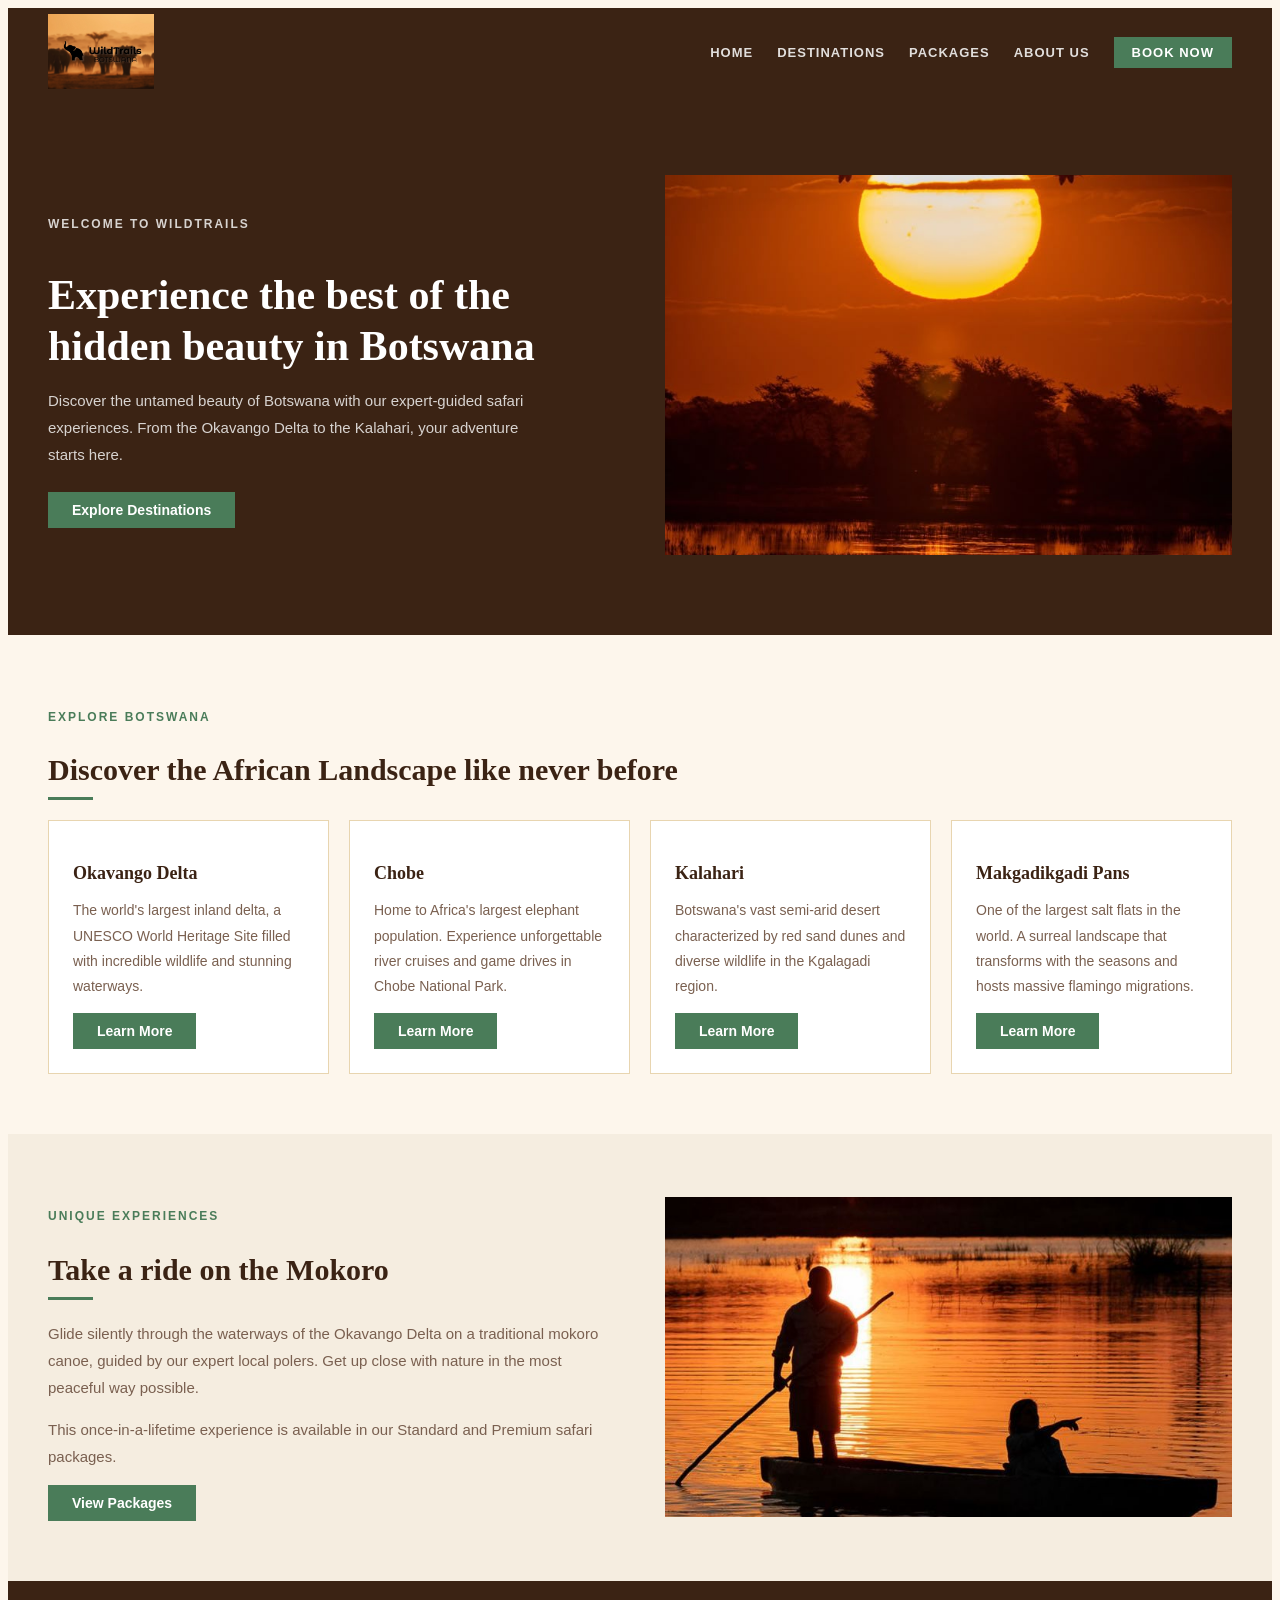
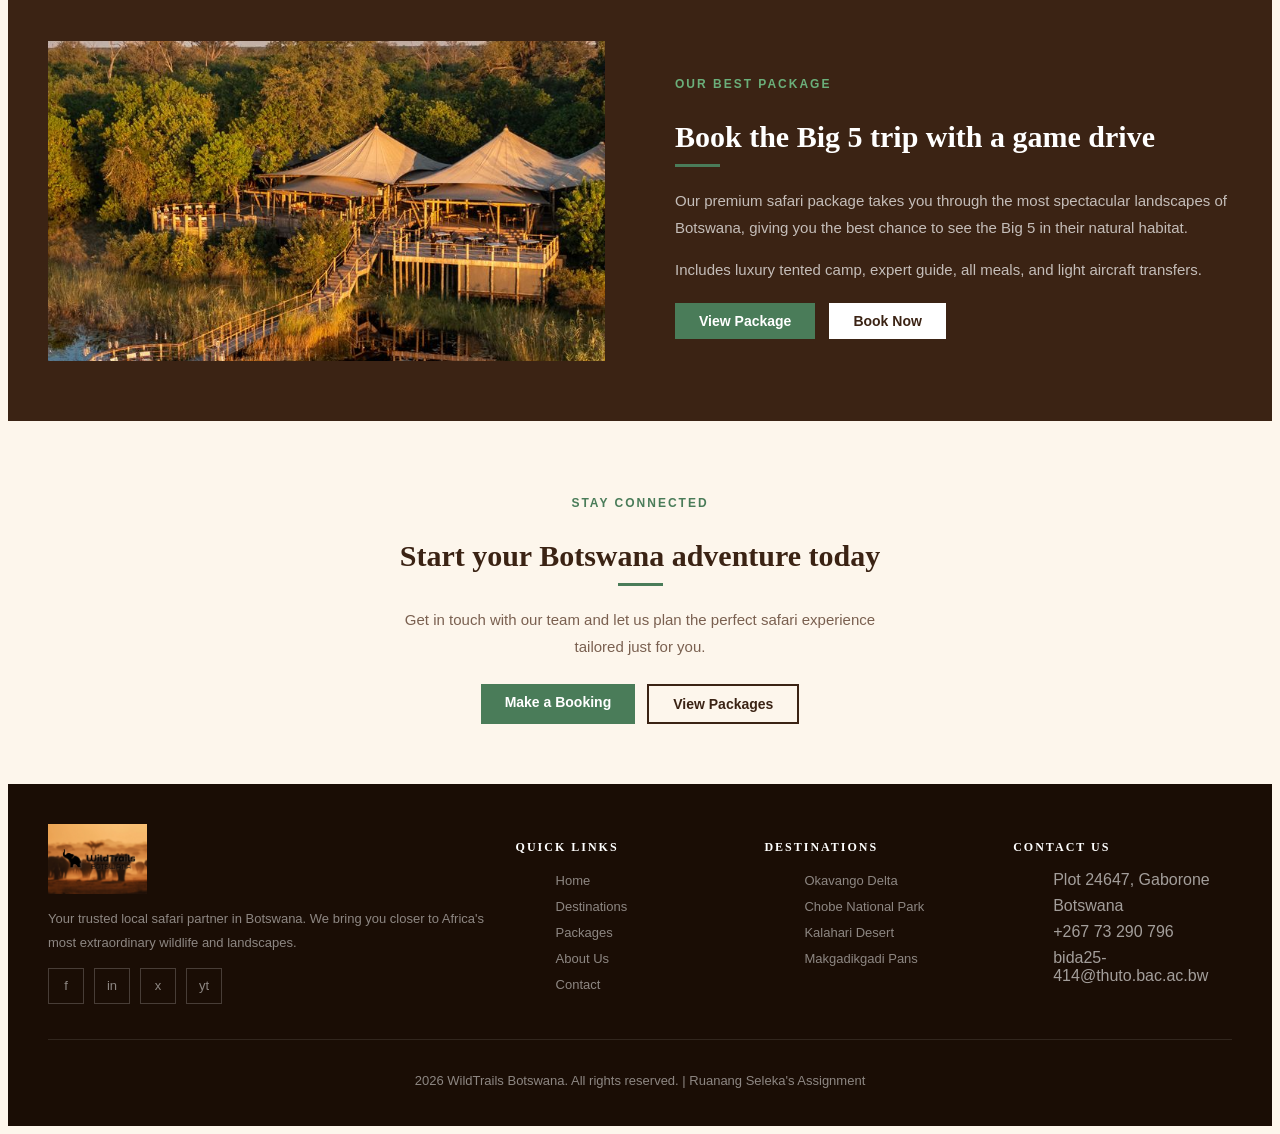
<file: index.html>
<!DOCTYPE html>
<html lang="en">
<head>
  <meta charset="UTF-8" />
  <meta name="viewport" content="width=device-width, initial-scale=1.0"/>
  <title>WildTrails Botswana - Home</title>
  <link rel="stylesheet" href="style.css"/>
</head>
<body>

  <!-- NAVBAR -->
  <nav>
    <a class="nav-logo" href="index.html">
      <img src="logo.jpg" alt="WildTrails Botswana Logo" width="140" height="75"/>
    </a>
    <ul class="nav-links">
      <li><a href="index.html">Home</a></li>
      <li><a href="destinations.html">Destinations</a></li>
      <li><a href="packages.html">Packages</a></li>
      <li><a href="about.html">About Us</a></li>
      <li><a href="contact.html" class="nav-btn">Book Now</a></li>
    </ul>
  </nav>

  <!-- HERO SECTION -->
  <section class="hero">
    <div class="two-col">
      <div class="col">
        <p class="section-label">Welcome to WildTrails</p>
        <h1>Experience the best of the hidden beauty in Botswana</h1>
        <p>Discover the untamed beauty of Botswana with our expert-guided safari experiences. From the Okavango Delta to the Kalahari, your adventure starts here.</p>
        <a href="destinations.html" class="btn">Explore Destinations</a>
      </div>
      <div class="col">
        <div class="hero-img-box">
          <img src="botswana_safari.jfif" alt="Botswana wildlife" width="600" height="380"/>
        </div>
      </div>
    </div>
  </section>

  <!-- DESTINATIONS OVERVIEW -->
  <section class="bg-cream">
    <p class="section-label">Explore Botswana</p>
    <h2 class="section-title">Discover the African Landscape like never before</h2>
    <div class="section-divider"></div>
    <div class="cards-row">
      <div class="card">
        <h3>Okavango Delta</h3>
        <p>The world's largest inland delta, a UNESCO World Heritage Site filled with incredible wildlife and stunning waterways.</p>
        <a href="destinations.html" class="btn">Learn More</a>
      </div>
      <div class="card">
        <h3>Chobe</h3>
        <p>Home to Africa's largest elephant population. Experience unforgettable river cruises and game drives in Chobe National Park.</p>
        <a href="destinations.html" class="btn">Learn More</a>
      </div>
      <div class="card">
        <h3>Kalahari</h3>
        <p>Botswana's vast semi-arid desert characterized by red sand dunes and diverse wildlife in the Kgalagadi region.</p>
        <a href="destinations.html" class="btn">Learn More</a>
      </div>
      <div class="card">
        <h3>Makgadikgadi Pans</h3>
        <p>One of the largest salt flats in the world. A surreal landscape that transforms with the seasons and hosts massive flamingo migrations.</p>
        <a href="destinations.html" class="btn">Learn More</a>
      </div>
    </div>
  </section>

  <!-- MOKORO SECTION -->
  <section class="bg-sand">
    <div class="two-col">
      <div class="col">
        <p class="section-label">Unique Experiences</p>
        <h2 class="section-title">Take a ride on the Mokoro</h2>
        <div class="section-divider"></div>
        <p>Glide silently through the waterways of the Okavango Delta on a traditional mokoro canoe, guided by our expert local polers. Get up close with nature in the most peaceful way possible.</p>
        <p>This once-in-a-lifetime experience is available in our Standard and Premium safari packages.</p>
        <a href="packages.html" class="btn">View Packages</a>
      </div>
      <div class="col">
        <img src="mokoro_rides_at_sunset.jfif" alt="Mokoro canoe in Okavango Delta" width="600" height="320"/>
      </div>
    </div>
  </section>

  <!-- FEATURED PACKAGE -->
  <section class="bg-dark">
    <div class="two-col">
      <div class="col">
        <img src="wilderness.jfif" alt="Safari in Botswana" width="600" height="320"/>
      </div>
      <div class="col" style="padding-left: 20px;">
        <p class="section-label" style="color: #6BAF7A;">Our Best Package</p>
        <h2 class="section-title" style="color: white;">Book the Big 5 trip with a game drive</h2>
        <div class="section-divider"></div>
        <p style="color: rgba(255,255,255,0.7);">Our premium safari package takes you through the most spectacular landscapes of Botswana, giving you the best chance to see the Big 5 in their natural habitat.</p>
        <p style="color: rgba(255,255,255,0.7);">Includes luxury tented camp, expert guide, all meals, and light aircraft transfers.</p>
        <div style="display: flex; gap: 14px; margin-top: 20px; flex-wrap: wrap;">
          <a href="packages.html" class="btn">View Package</a>
          <a href="contact.html" class="btn-white">Book Now</a>
        </div>
      </div>
    </div>
  </section>

  <!-- CTA SECTION -->
  <section class="bg-cream text-center">
    <p class="section-label" style="text-align: center;">Stay Connected</p>
    <h2 class="section-title" style="text-align: center;">Start your Botswana adventure today</h2>
    <div class="section-divider-center"></div>
    <p style="max-width: 500px; margin: 0 auto 24px;">Get in touch with our team and let us plan the perfect safari experience tailored just for you.</p>
    <div style="display: flex; gap: 12px; justify-content: center; flex-wrap: wrap;">
      <a href="contact.html" class="btn">Make a Booking</a>
      <a href="packages.html" class="btn-outline">View Packages</a>
    </div>
  </section>

  <!-- FOOTER -->
  <footer>
    <div class="footer-grid">
      <div>
        <div class="footer-logo">
          <img src="logo.jpg" alt="WildTrails Botswana Logo" width="130" height="70"/>
        </div>
        <p>Your trusted local safari partner in Botswana. We bring you closer to Africa's most extraordinary wildlife and landscapes.</p>
        <div class="social-row">
          <a class="social-icon" href="#">f</a>
          <a class="social-icon" href="#">in</a>
          <a class="social-icon" href="#">x</a>
          <a class="social-icon" href="#">yt</a>
        </div>
      </div>
      <div>
        <h4>Quick Links</h4>
        <ul class="footer-links">
          <li><a href="index.html">Home</a></li>
          <li><a href="destinations.html">Destinations</a></li>
          <li><a href="packages.html">Packages</a></li>
          <li><a href="about.html">About Us</a></li>
          <li><a href="contact.html">Contact</a></li>
        </ul>
      </div>
      <div>
        <h4>Destinations</h4>
        <ul class="footer-links">
          <li><a href="destinations.html">Okavango Delta</a></li>
          <li><a href="destinations.html">Chobe National Park</a></li>
          <li><a href="destinations.html">Kalahari Desert</a></li>
          <li><a href="destinations.html">Makgadikgadi Pans</a></li>
        </ul>
      </div>
      <div>
        <h4>Contact Us</h4>
        <ul class="footer-links">
          <li>Plot 24647, Gaborone</li>
          <li>Botswana</li>
          <li>+267 73 290 796</li>
          <li>bida25-414@thuto.bac.ac.bw</li>
        </ul>
      </div>
    </div>
    <div class="footer-bottom">
      <!-- FIX: corrected typo "Assignmnet" and added copyright symbol -->
      <p>2026 WildTrails Botswana. All rights reserved. | Ruanang Seleka's Assignment</p>
    </div>
  </footer>

  <!-- FIX: script tag moved inside body, before closing tag -->
  <script src="script.js"></script>
</body>
</html>
</file>
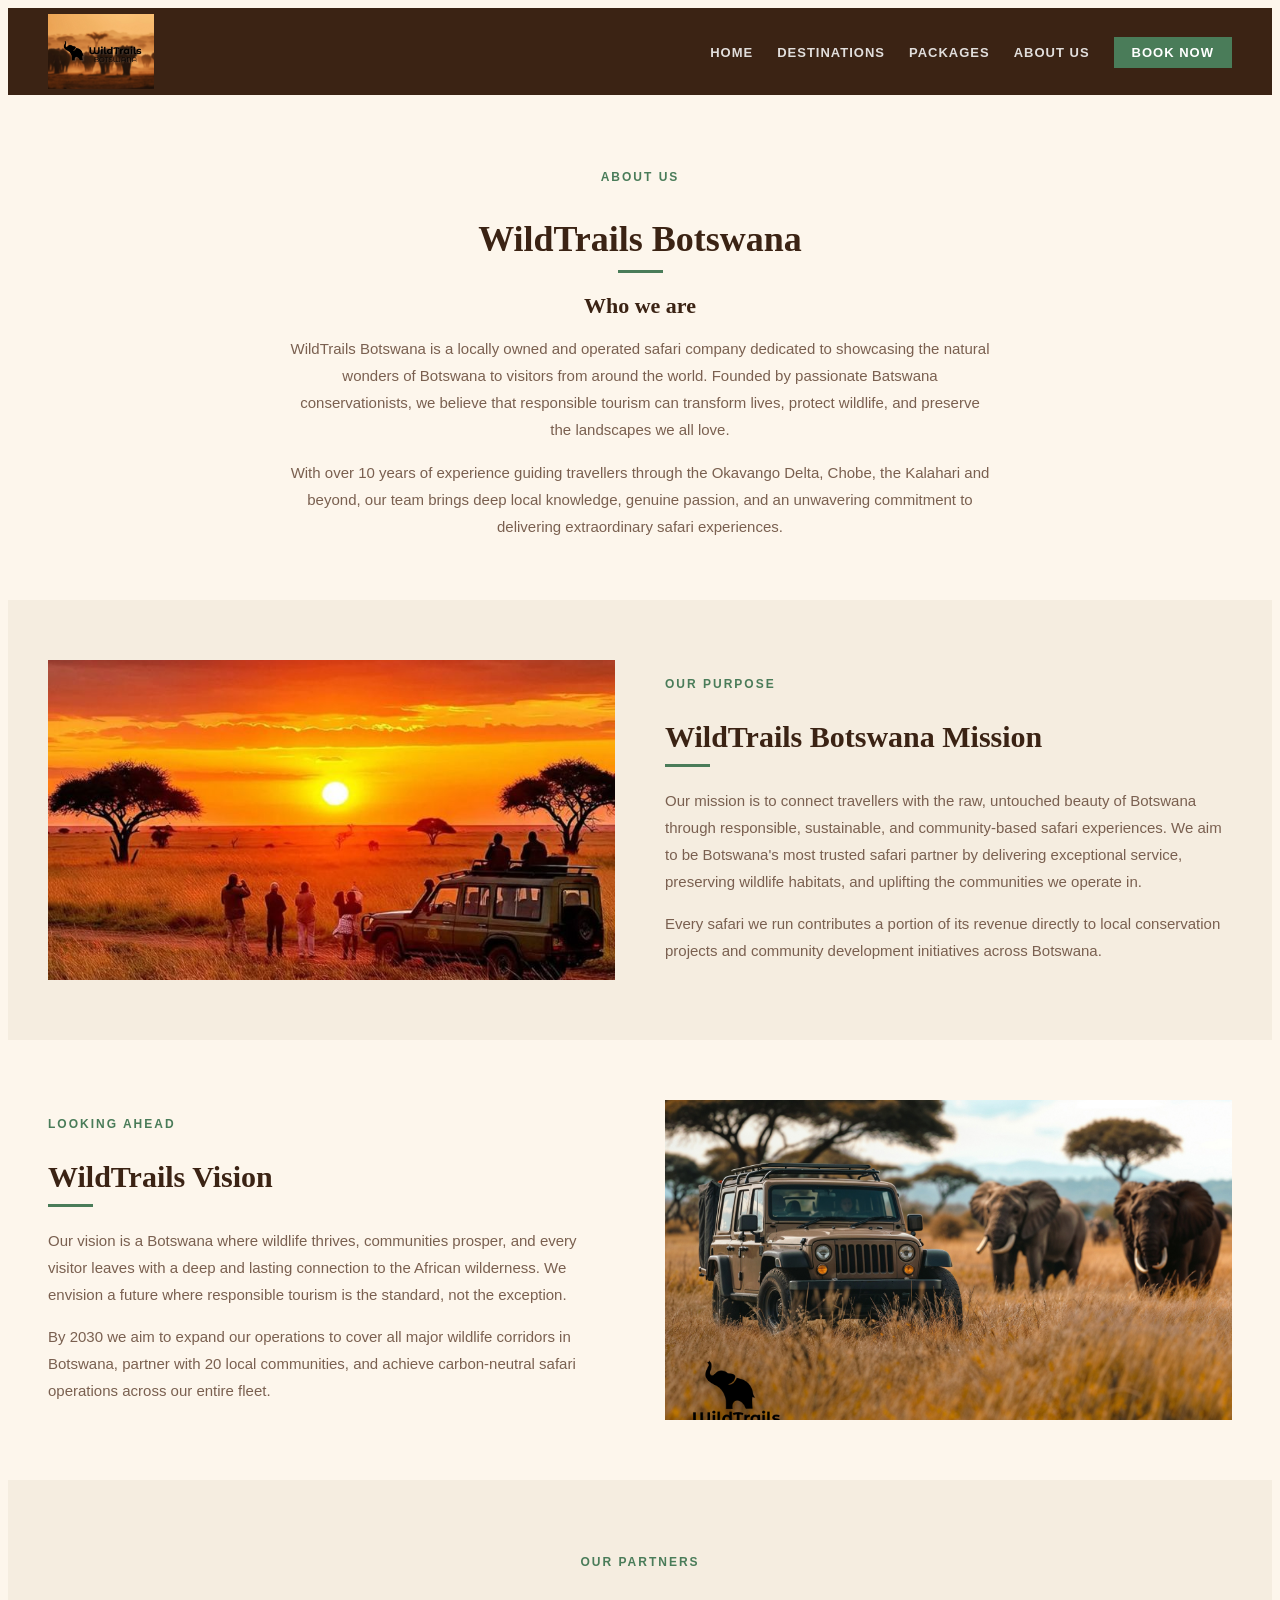
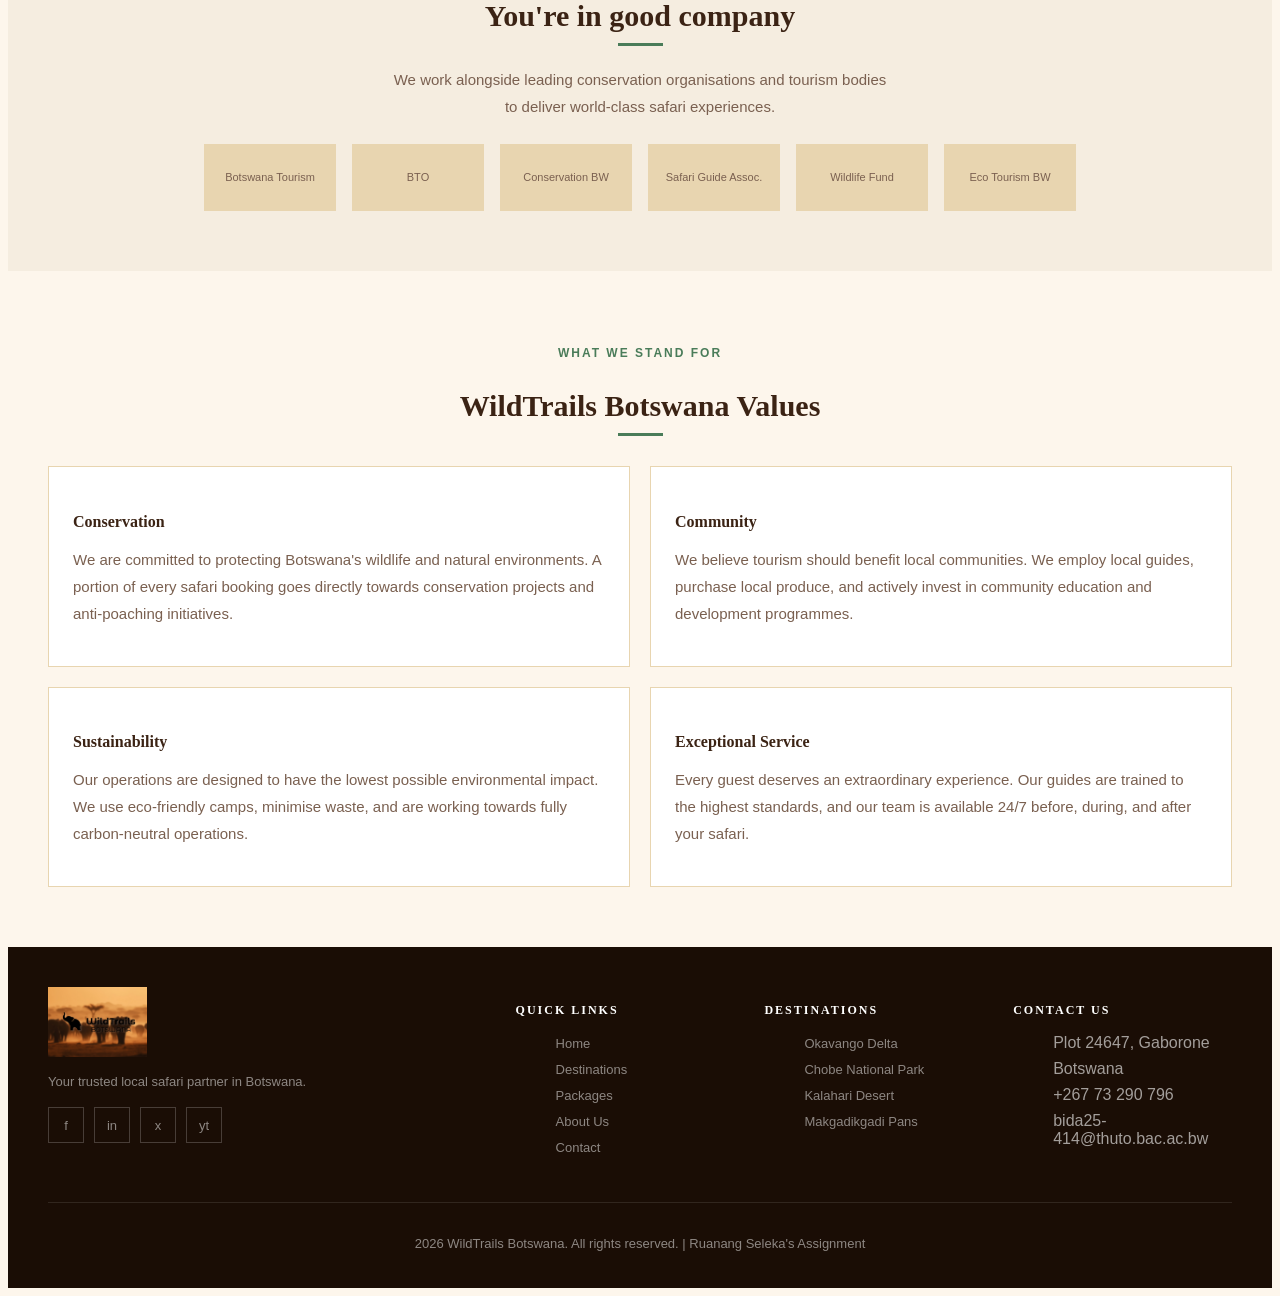
<file: about.html>
<!DOCTYPE html>
<html lang="en">
<head>
  <meta charset="UTF-8" />
  <meta name="viewport" content="width=device-width, initial-scale=1.0"/>
  <title>WildTrails Botswana - About Us</title>
  <link rel="stylesheet" href="style.css"/>
</head>
<body>

  <!-- NAVBAR -->
  <nav>
    <a class="nav-logo" href="index.html">
      <img src="logo.jpg" alt="WildTrails Botswana Logo" width="140" height="75"/>
    </a>
    <ul class="nav-links">
      <li><a href="index.html">Home</a></li>
      <li><a href="destinations.html">Destinations</a></li>
      <li><a href="packages.html">Packages</a></li>
      <li><a href="about.html">About Us</a></li>
      <li><a href="contact.html" class="nav-btn">Book Now</a></li>
    </ul>
  </nav>

  <!-- WHO WE ARE -->
  <section class="bg-cream text-center">
    <p class="section-label" style="text-align: center;">About Us</p>
    <h1 class="section-title" style="font-size: 36px; text-align: center;">WildTrails Botswana</h1>
    <div class="section-divider-center"></div>
    <h2 style="font-size: 22px; margin-bottom: 16px; text-align: center;">Who we are</h2>
    <p style="max-width: 700px; margin: 0 auto; text-align: center;">
      WildTrails Botswana is a locally owned and operated safari company dedicated to showcasing the natural wonders of Botswana to visitors from around the world. Founded by passionate Batswana conservationists, we believe that responsible tourism can transform lives, protect wildlife, and preserve the landscapes we all love.
    </p>
    <p style="max-width: 700px; margin: 16px auto 0; text-align: center;">
      With over 10 years of experience guiding travellers through the Okavango Delta, Chobe, the Kalahari and beyond, our team brings deep local knowledge, genuine passion, and an unwavering commitment to delivering extraordinary safari experiences.
    </p>
  </section>

  <!-- MISSION -->
  <section class="bg-sand">
    <div class="two-col">
      <div class="col">
        <img src="about_1.jfif" alt="WildTrails Botswana mission" width="600" height="300"/>
      </div>
      <div class="col">
        <p class="section-label">Our Purpose</p>
        <h2 class="section-title">WildTrails Botswana Mission</h2>
        <div class="section-divider"></div>
        <p>Our mission is to connect travellers with the raw, untouched beauty of Botswana through responsible, sustainable, and community-based safari experiences. We aim to be Botswana's most trusted safari partner by delivering exceptional service, preserving wildlife habitats, and uplifting the communities we operate in.</p>
        <p>Every safari we run contributes a portion of its revenue directly to local conservation projects and community development initiatives across Botswana.</p>
      </div>
    </div>
  </section>

  <!-- VISION -->
  <section class="bg-cream">
    <div class="two-col">
      <div class="col">
        <p class="section-label">Looking Ahead</p>
        <h2 class="section-title">WildTrails Vision</h2>
        <div class="section-divider"></div>
        <p>Our vision is a Botswana where wildlife thrives, communities prosper, and every visitor leaves with a deep and lasting connection to the African wilderness. We envision a future where responsible tourism is the standard, not the exception.</p>
        <p>By 2030 we aim to expand our operations to cover all major wildlife corridors in Botswana, partner with 20 local communities, and achieve carbon-neutral safari operations across our entire fleet.</p>
      </div>
      <div class="col">
        <img src="about_2.jpg" alt="WildTrails Botswana vision" width="600" height="300"/>
      </div>
    </div>
  </section>

  <!-- PARTNERS -->
  <section class="bg-sand text-center">
    <p class="section-label" style="text-align: center;">Our Partners</p>
    <h2 class="section-title" style="text-align: center;">You're in good company</h2>
    <div class="section-divider-center"></div>
    <p style="max-width: 500px; margin: 0 auto 24px; text-align: center;">We work alongside leading conservation organisations and tourism bodies to deliver world-class safari experiences.</p>
    <div class="partners-row">
      <div class="partner-box">Botswana Tourism</div>
      <div class="partner-box">BTO</div>
      <div class="partner-box">Conservation BW</div>
      <div class="partner-box">Safari Guide Assoc.</div>
      <div class="partner-box">Wildlife Fund</div>
      <div class="partner-box">Eco Tourism BW</div>
    </div>
  </section>

  <!-- VALUES -->
  <section class="bg-cream">
    <div class="text-center" style="margin-bottom: 30px;">
      <p class="section-label" style="text-align: center;">What We Stand For</p>
      <h2 class="section-title" style="text-align: center;">WildTrails Botswana Values</h2>
      <div class="section-divider-center"></div>
    </div>
    <div class="values-grid">
      <div class="value-card">
        <h4>Conservation</h4>
        <p>We are committed to protecting Botswana's wildlife and natural environments. A portion of every safari booking goes directly towards conservation projects and anti-poaching initiatives.</p>
      </div>
      <div class="value-card">
        <h4>Community</h4>
        <p>We believe tourism should benefit local communities. We employ local guides, purchase local produce, and actively invest in community education and development programmes.</p>
      </div>
      <div class="value-card">
        <h4>Sustainability</h4>
        <p>Our operations are designed to have the lowest possible environmental impact. We use eco-friendly camps, minimise waste, and are working towards fully carbon-neutral operations.</p>
      </div>
      <div class="value-card">
        <h4>Exceptional Service</h4>
        <p>Every guest deserves an extraordinary experience. Our guides are trained to the highest standards, and our team is available 24/7 before, during, and after your safari.</p>
      </div>
    </div>
  </section>

  <!-- FOOTER -->
  <footer>
    <div class="footer-grid">
      <div>
        <div class="footer-logo">
          <img src="logo.jpg" alt="WildTrails Botswana Logo" width="130" height="70"/>
        </div>
        <p>Your trusted local safari partner in Botswana.</p>
        <div class="social-row">
          <a class="social-icon" href="#">f</a>
          <a class="social-icon" href="#">in</a>
          <a class="social-icon" href="#">x</a>
          <a class="social-icon" href="#">yt</a>
        </div>
      </div>
      <div>
        <h4>Quick Links</h4>
        <ul class="footer-links">
          <li><a href="index.html">Home</a></li>
          <li><a href="destinations.html">Destinations</a></li>
          <li><a href="packages.html">Packages</a></li>
          <li><a href="about.html">About Us</a></li>
          <li><a href="contact.html">Contact</a></li>
        </ul>
      </div>
      <div>
        <h4>Destinations</h4>
        <ul class="footer-links">
          <li><a href="destinations.html">Okavango Delta</a></li>
          <li><a href="destinations.html">Chobe National Park</a></li>
          <li><a href="destinations.html">Kalahari Desert</a></li>
          <li><a href="destinations.html">Makgadikgadi Pans</a></li>
        </ul>
      </div>
      <div>
        <h4>Contact Us</h4>
        <ul class="footer-links">
          <li>Plot 24647, Gaborone</li>
          <li>Botswana</li>
          <li>+267 73 290 796</li>
          <li>bida25-414@thuto.bac.ac.bw</li>
        </ul>
      </div>
    </div>
    <div class="footer-bottom">
      <p>2026 WildTrails Botswana. All rights reserved. | Ruanang Seleka's Assignment</p>
    </div>
  </footer>

  <script src="script.js"></script>
</body>
</html>
</file>
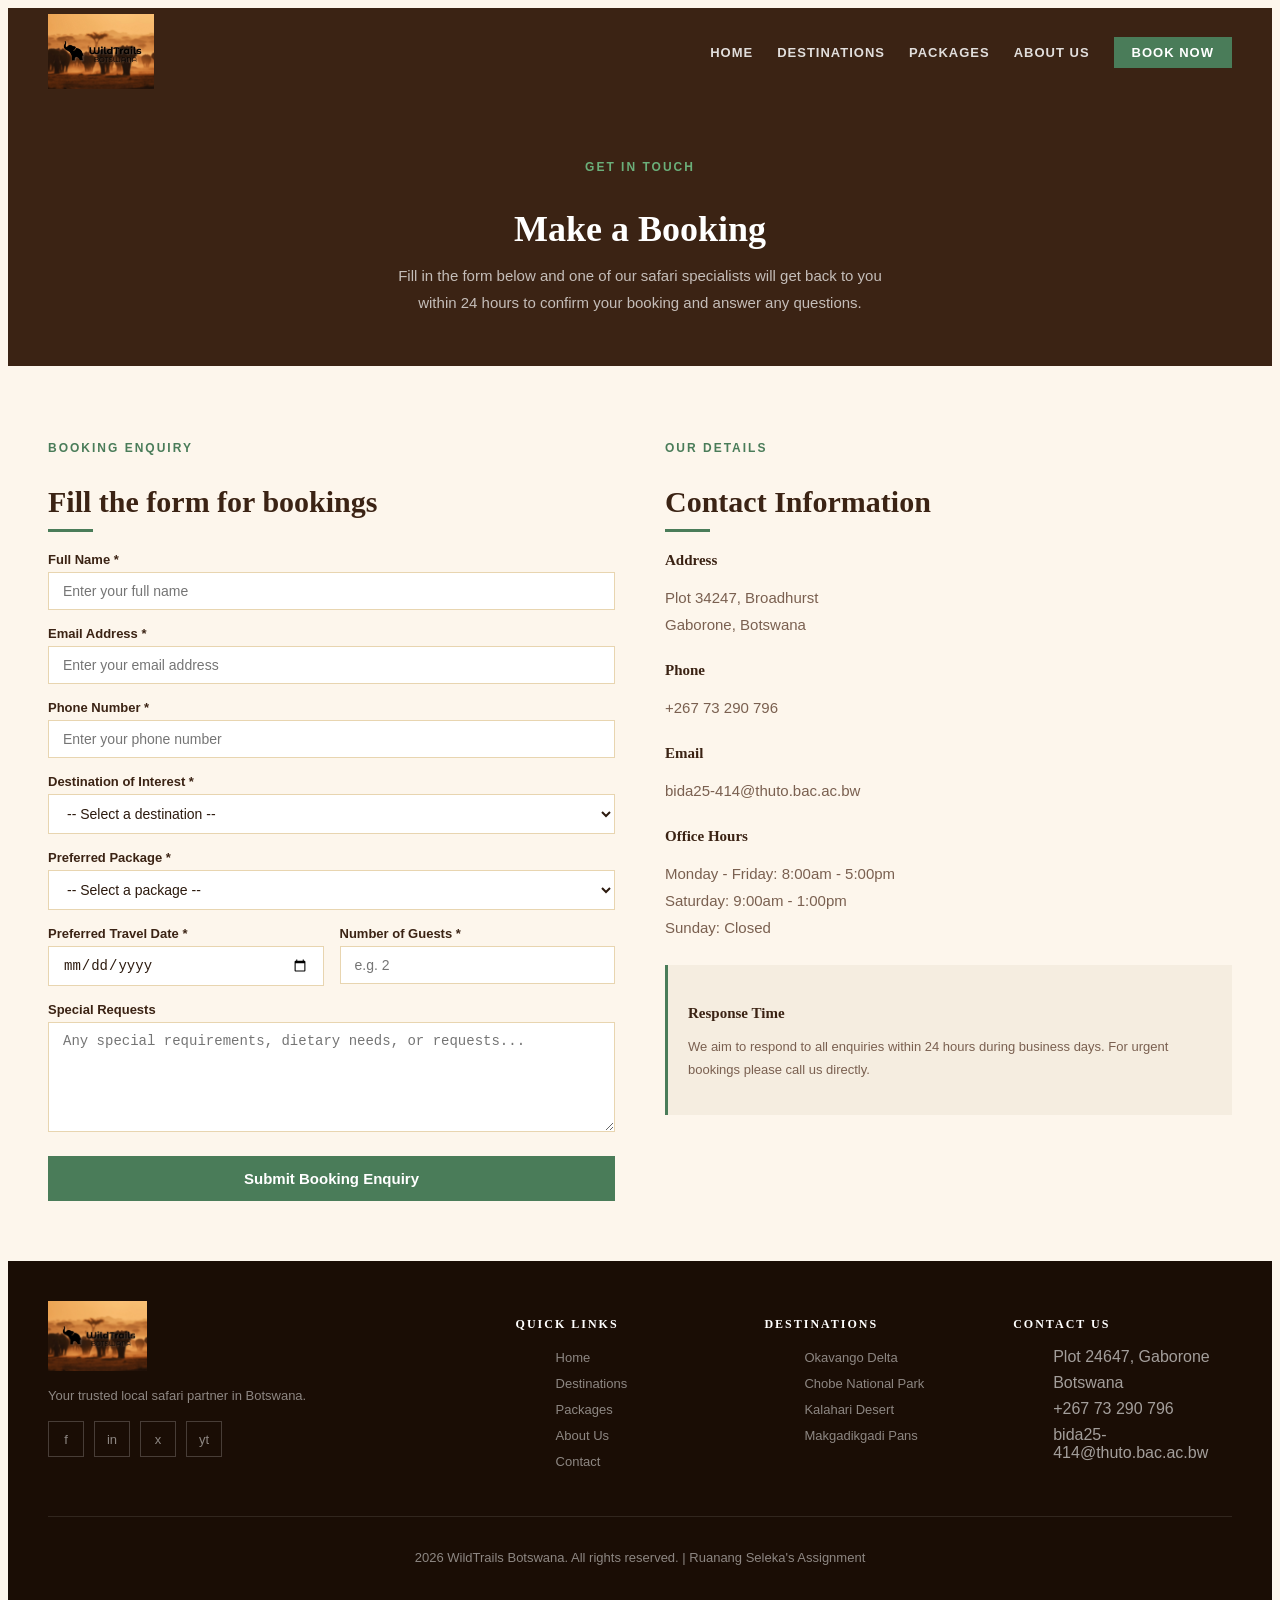
<file: contact.html>
<!DOCTYPE html>
<html lang="en">
<head>
  <meta charset="UTF-8" />
  <meta name="viewport" content="width=device-width, initial-scale=1.0"/>
  <title>WildTrails Botswana - Contact  Bookings</title>
  <link rel="stylesheet" href="style.css"/>
</head>
<body>

  <!-- NAVBAR -->
  <nav>
    <a class="nav-logo" href="index.html">
      <img src="logo.jpg" alt="WildTrails Botswana Logo" width="140" height="75"/>
    </a>
    <ul class="nav-links">
      <li><a href="index.html">Home</a></li>
      <li><a href="destinations.html">Destinations</a></li>
      <li><a href="packages.html">Packages</a></li>
      <li><a href="about.html">About Us</a></li>
      <li><a href="contact.html" class="nav-btn">Book Now</a></li>
    </ul>
  </nav>

  <!-- PAGE HEADER -->
  <section class="bg-dark text-center" style="padding: 50px 40px;">
    <p class="section-label" style="color: #6BAF7A; text-align: center;">Get In Touch</p>
    <h1 style="color: white; font-size: 36px; margin-bottom: 12px;">Make a Booking</h1>
    <p style="color: rgba(255,255,255,0.7); max-width: 500px; margin: 0 auto;">
      Fill in the form below and one of our safari specialists will get back to you within 24 hours to confirm your booking and answer any questions.
    </p>
  </section>

  <!-- FORM + CONTACT INFO -->
  <section class="bg-cream">
    <div class="two-col" style="align-items: flex-start;">

      <!-- BOOKING FORM -->
      <div class="col">
        <p class="section-label">Booking Enquiry</p>
        <h2 class="section-title">Fill the form for bookings</h2>
        <div class="section-divider"></div>

        <form id="bookingForm">

          <label for="fullname">Full Name *</label>
          <input
            type="text"
            id="fullname"
            name="fullname"
            placeholder="Enter your full name"
            required
          />

          <label for="email">Email Address *</label>
          <input
            type="email"
            id="email"
            name="email"
            placeholder="Enter your email address"
            required
          />

          <label for="phone">Phone Number *</label>
          <input
            type="tel"
            id="phone"
            name="phone"
            placeholder="Enter your phone number"
            required
          />

          <label for="destination">Destination of Interest *</label>
          <select id="destination" name="destination" required>
            <option value="">-- Select a destination --</option>
            <option value="okavango">Okavango Delta</option>
            <option value="chobe">Chobe National Park</option>
            <option value="kalahari">Kalahari Desert</option>
            <option value="makgadikgadi">Makgadikgadi Pans</option>
            <option value="multiple">Multiple Destinations</option>
          </select>

          <label for="package">Preferred Package *</label>
          <select id="package" name="package" required>
            <option value="">-- Select a package --</option>
            <option value="budget">Budget Safari - BWP 4,500</option>
            <option value="standard">Standard Safari - BWP 9,800</option>
            <option value="premium">Premium Safari - BWP 18,500</option>
            <option value="family">Family Safari - BWP 7,500</option>
            <option value="photography">Photography Safari - BWP 14,000</option>
            <option value="honeymoon">Honeymoon Safari - BWP 22,000</option>
          </select>

          <div class="form-row">
            <div>
              <label for="traveldate">Preferred Travel Date *</label>
              <input
                type="date"
                id="traveldate"
                name="traveldate"
                required
              />
            </div>
            <div>
              <label for="guests">Number of Guests *</label>
              <input
                type="number"
                id="guests"
                name="guests"
                min="1"
                max="20"
                placeholder="e.g. 2"
                required
              />
            </div>
          </div>

          <label for="requests">Special Requests</label>
          <textarea
            id="requests"
            name="requests"
            placeholder="Any special requirements, dietary needs, or requests..."
          ></textarea>

          <button type="submit">Submit Booking Enquiry</button>

        </form>
      </div>

      <!-- CONTACT DETAILS -->
      <div class="col">
        <p class="section-label">Our Details</p>
        <h2 class="section-title">Contact Information</h2>
        <div class="section-divider"></div>

        <div style="margin-bottom: 24px;">
          <h4 style="margin-bottom: 6px; font-size: 15px;">Address</h4>
          <p>Plot 34247, Broadhurst<br/>Gaborone, Botswana</p>
        </div>

        <div style="margin-bottom: 24px;">
          <h4 style="margin-bottom: 6px; font-size: 15px;">Phone</h4>
          <p>+267 73 290 796</p>
        </div>

        <div style="margin-bottom: 24px;">
          <h4 style="margin-bottom: 6px; font-size: 15px;">Email</h4>
          <p>bida25-414@thuto.bac.ac.bw</p>
        </div>

        <div style="margin-bottom: 24px;">
          <h4 style="margin-bottom: 6px; font-size: 15px;">Office Hours</h4>
          <p>Monday - Friday: 8:00am - 5:00pm<br/>Saturday: 9:00am - 1:00pm<br/>Sunday: Closed</p>
        </div>

        <div style="background-color: #f5ede0; padding: 20px; border-left: 3px solid #4A7C59;">
          <h4 style="margin-bottom: 8px; font-size: 15px;">Response Time</h4>
          <p style="font-size: 13px;">We aim to respond to all enquiries within 24 hours during business days. For urgent bookings please call us directly.</p>
        </div>
      </div>

    </div>
  </section>

  <!-- FOOTER -->
  <footer>
    <div class="footer-grid">
      <div>
        <div class="footer-logo">
          <img src="logo.jpg" alt="WildTrails Botswana Logo" width="130" height="70"/>
        </div>
        <p>Your trusted local safari partner in Botswana.</p>
        <div class="social-row">
          <a class="social-icon" href="#">f</a>
          <a class="social-icon" href="#">in</a>
          <a class="social-icon" href="#">x</a>
          <a class="social-icon" href="#">yt</a>
        </div>
      </div>
      <div>
        <h4>Quick Links</h4>
        <ul class="footer-links">
          <li><a href="index.html">Home</a></li>
          <li><a href="destinations.html">Destinations</a></li>
          <li><a href="packages.html">Packages</a></li>
          <li><a href="about.html">About Us</a></li>
          <li><a href="contact.html">Contact</a></li>
        </ul>
      </div>
      <div>
        <h4>Destinations</h4>
        <ul class="footer-links">
          <li><a href="destinations.html">Okavango Delta</a></li>
          <li><a href="destinations.html">Chobe National Park</a></li>
          <li><a href="destinations.html">Kalahari Desert</a></li>
          <li><a href="destinations.html">Makgadikgadi Pans</a></li>
        </ul>
      </div>
      <div>
        <h4>Contact Us</h4>
        <ul class="footer-links">
          <li>Plot 24647, Gaborone</li>
          <li>Botswana</li>
          <li>+267 73 290 796</li>
          <li>bida25-414@thuto.bac.ac.bw</li>
        </ul>
      </div>
    </div>
    <div class="footer-bottom">
      <p>2026 WildTrails Botswana. All rights reserved. | Ruanang Seleka's Assignment</p>
    </div>
  </footer>

  <script src="script.js"></script>
</body>
</html>
</file>
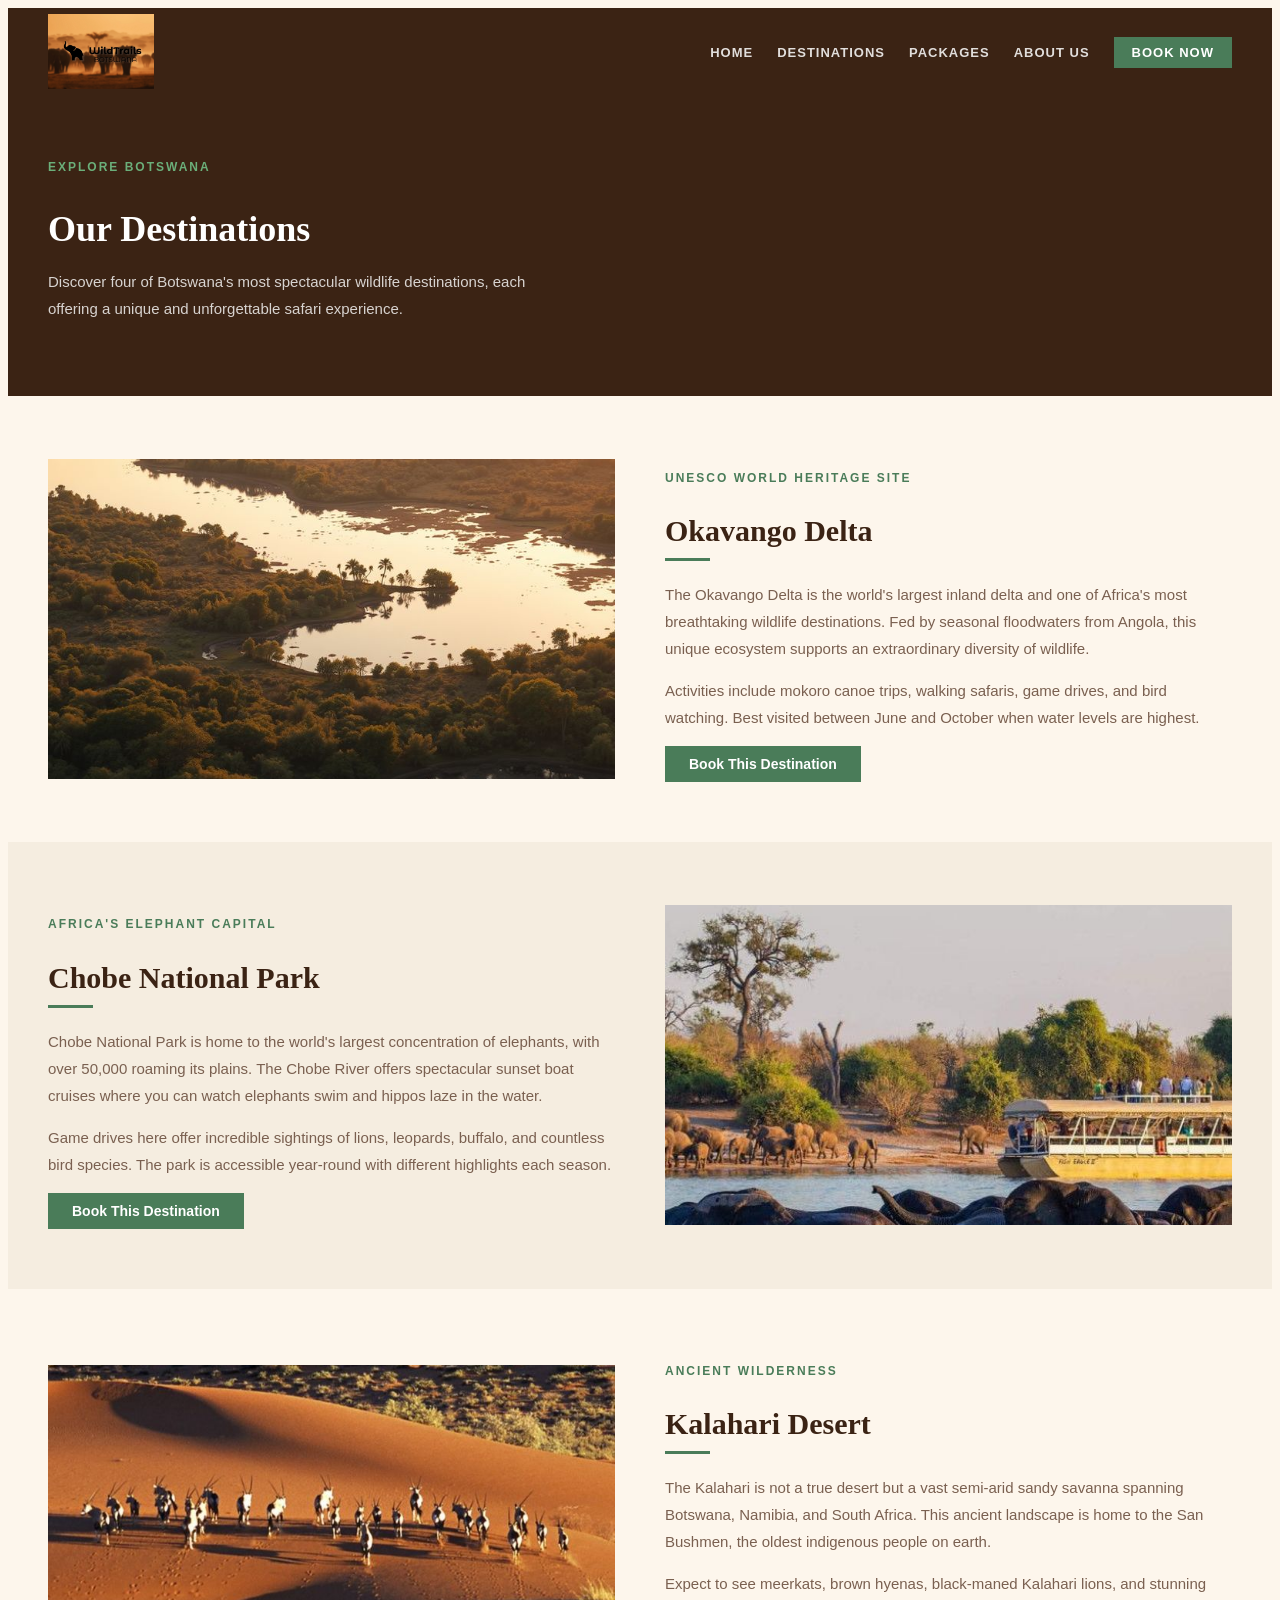
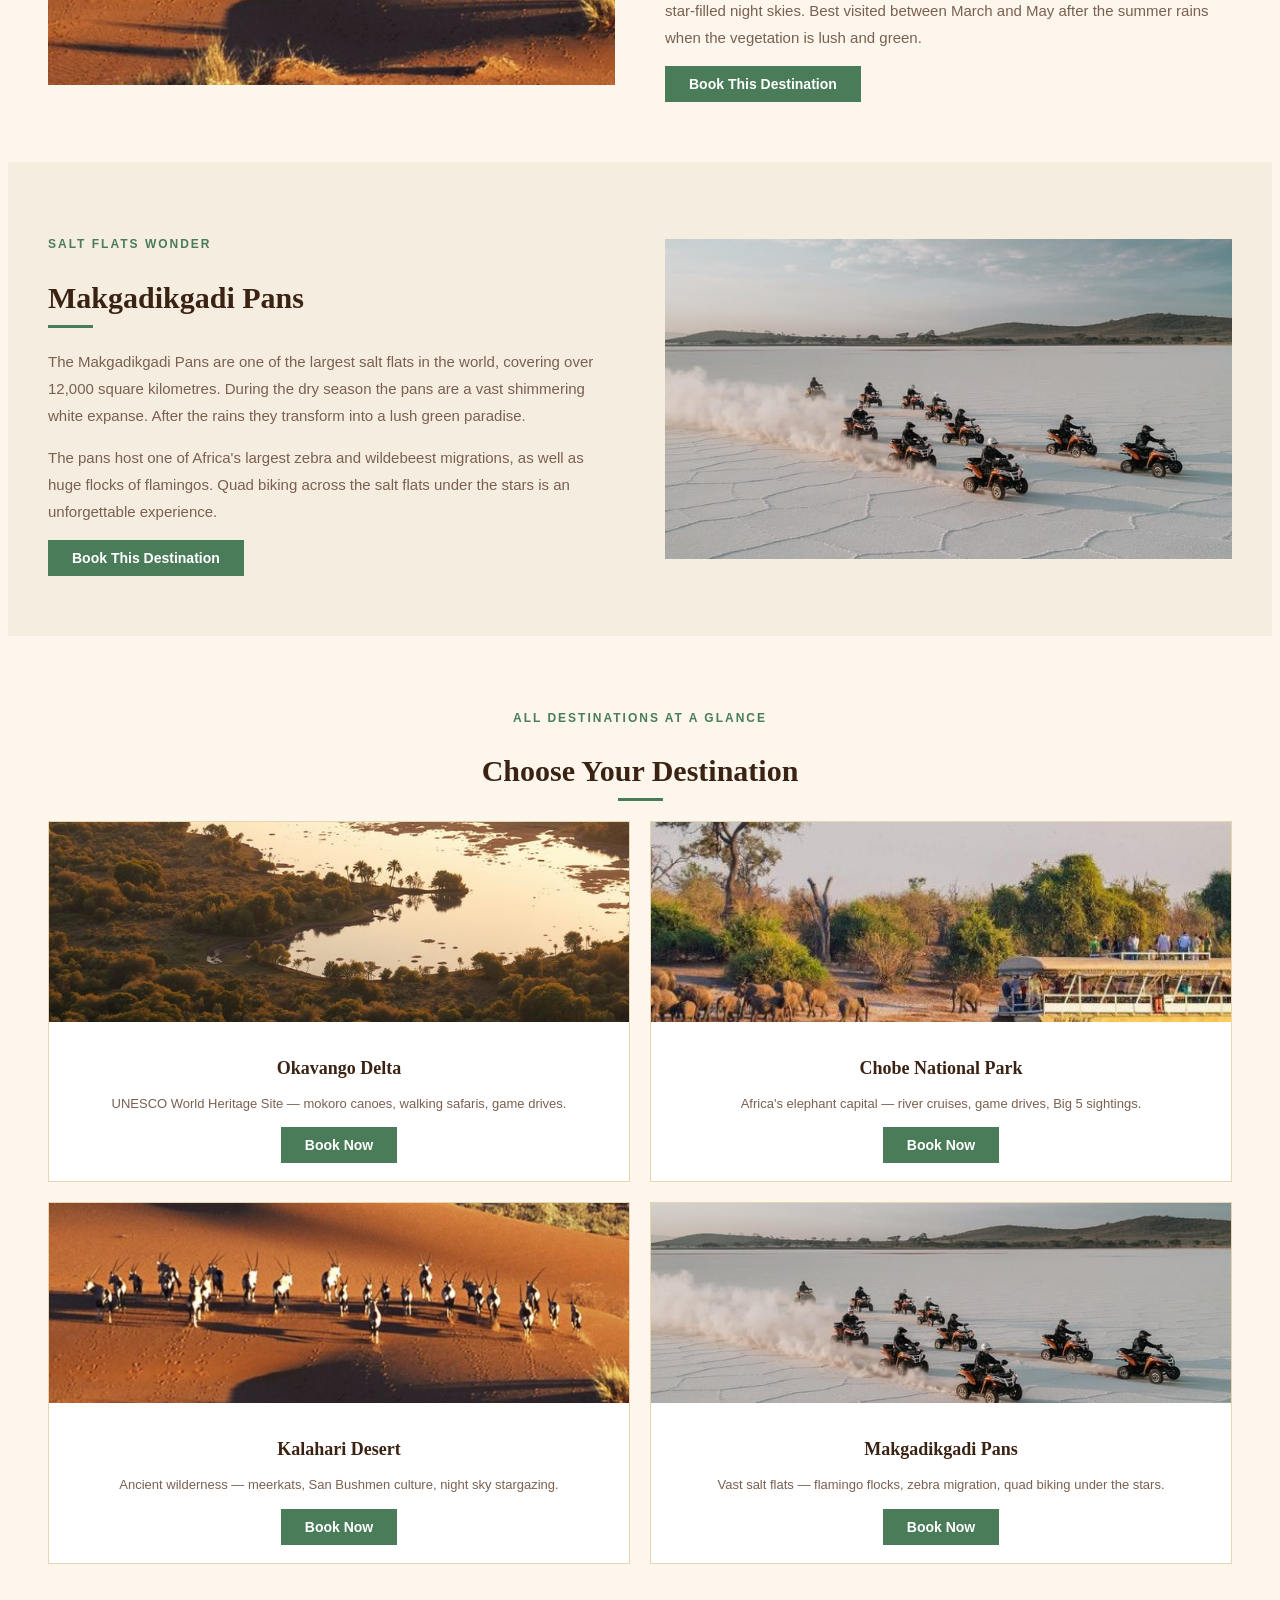
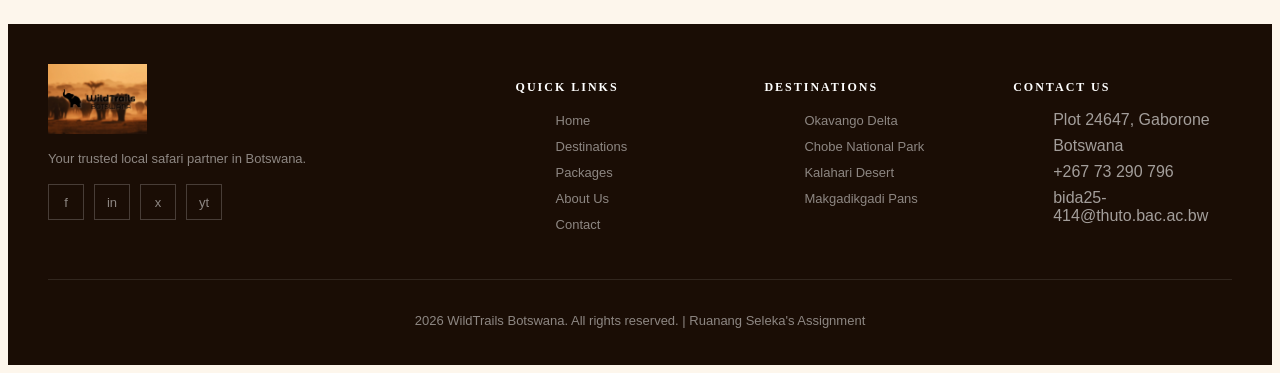
<file: destinations.html>
<!DOCTYPE html>
<html lang="en">
<head>
  <meta charset="UTF-8"/>
  <meta name="viewport" content="width=device-width, initial-scale=1.0"/>
  <title>Destinations | WildTrails Botswana</title>
  <link rel="stylesheet" href="style.css"/>
</head>
<body>

  <!-- NAVBAR -->
  <nav>
    <a class="nav-logo" href="index.html">
      <img src="logo.jpg" alt="WildTrails Botswana Logo" width="140" height="75"/>
    </a>
    <ul class="nav-links">
      <li><a href="index.html">Home</a></li>
      <li><a href="destinations.html">Destinations</a></li>
      <li><a href="packages.html">Packages</a></li>
      <li><a href="about.html">About Us</a></li>
      <li><a href="contact.html" class="nav-btn">Book Now</a></li>
    </ul>
  </nav>

  <!-- HERO -->
  <section class="hero" style="padding: 50px 40px;">
    <p class="section-label" style="color: #6BAF7A;">Explore Botswana</p>
    <h1 style="font-size: 36px;">Our Destinations</h1>
    <p style="max-width: 500px;">Discover four of Botswana's most spectacular wildlife destinations, each offering a unique and unforgettable safari experience.</p>
  </section>

  <!-- OKAVANGO -->
  <section class="bg-cream">
    <div class="two-col">
      <div class="col">
        <img src="okavango_delta golden_hour_golden_hour_magic_okavango_delta.jfif" alt="Okavango Delta" width="600" height="320"/>
      </div>
      <div class="col">
        <p class="section-label">UNESCO World Heritage Site</p>
        <h2 class="section-title">Okavango Delta</h2>
        <div class="section-divider"></div>
        <p>The Okavango Delta is the world's largest inland delta and one of Africa's most breathtaking wildlife destinations. Fed by seasonal floodwaters from Angola, this unique ecosystem supports an extraordinary diversity of wildlife.</p>
        <p>Activities include mokoro canoe trips, walking safaris, game drives, and bird watching. Best visited between June and October when water levels are highest.</p>
        <a href="contact.html" class="btn">Book This Destination</a>
      </div>
    </div>
  </section>

  <!-- CHOBE -->
  <section class="bg-sand">
    <div class="two-col">
      <div class="col">
        <p class="section-label">Africa's Elephant Capital</p>
        <h2 class="section-title">Chobe National Park</h2>
        <div class="section-divider"></div>
        <p>Chobe National Park is home to the world's largest concentration of elephants, with over 50,000 roaming its plains. The Chobe River offers spectacular sunset boat cruises where you can watch elephants swim and hippos laze in the water.</p>
        <p>Game drives here offer incredible sightings of lions, leopards, buffalo, and countless bird species. The park is accessible year-round with different highlights each season.</p>
        <a href="contact.html" class="btn">Book This Destination</a>
      </div>
      <div class="col">
        <img src="a_thrilling_day_trip_to_chobe_national_park_botswana_travel_dudes.jfif" alt="Chobe National Park elephants" width="600" height="320"/>
      </div>
    </div>
  </section>

  <!-- KALAHARI -->
  <section class="bg-cream">
    <div class="two-col">
      <div class="col">
        <img src="kalahari_desert.jfif" alt="Kalahari Desert" width="600" height="320"/>
      </div>
      <div class="col">
        <p class="section-label">Ancient Wilderness</p>
        <h2 class="section-title">Kalahari Desert</h2>
        <div class="section-divider"></div>
        <p>The Kalahari is not a true desert but a vast semi-arid sandy savanna spanning Botswana, Namibia, and South Africa. This ancient landscape is home to the San Bushmen, the oldest indigenous people on earth.</p>
        <p>Expect to see meerkats, brown hyenas, black-maned Kalahari lions, and stunning star-filled night skies. Best visited between March and May after the summer rains when the vegetation is lush and green.</p>
        <a href="contact.html" class="btn">Book This Destination</a>
      </div>
    </div>
  </section>

  <!-- MAKGADIKGADI -->
  <section class="bg-sand">
    <div class="two-col">
      <div class="col">
        <p class="section-label">Salt Flats Wonder</p>
        <h2 class="section-title">Makgadikgadi Pans</h2>
        <div class="section-divider"></div>
        <p>The Makgadikgadi Pans are one of the largest salt flats in the world, covering over 12,000 square kilometres. During the dry season the pans are a vast shimmering white expanse. After the rains they transform into a lush green paradise.</p>
        <p>The pans host one of Africa's largest zebra and wildebeest migrations, as well as huge flocks of flamingos. Quad biking across the salt flats under the stars is an unforgettable experience.</p>
        <a href="contact.html" class="btn">Book This Destination</a>
      </div>
      <div class="col">
        <img src="moon_riders_salt_pan_adventure.jfif" alt="Makgadikgadi Salt Pans" width="600" height="320"/>
      </div>
    </div>
  </section>

  <!-- DESTINATIONS GRID -->
  <section class="bg-cream text-center">
    <p class="section-label" style="text-align:center;">All destinations at a glance</p>
    <h2 class="section-title" style="text-align:center;">Choose Your Destination</h2>
    <div class="section-divider-center"></div>
    <div class="dest-grid">
      <div class="dest-card">
        <img src="okavango_delta golden_hour_golden_hour_magic_okavango_delta.jfif" alt="Okavango Delta" width="600" height="200"/>
        <div class="dest-card-body">
          <h3>Okavango Delta</h3>
          <p>UNESCO World Heritage Site — mokoro canoes, walking safaris, game drives.</p>
          <a href="contact.html" class="btn">Book Now</a>
        </div>
      </div>
      <div class="dest-card">
        <img src="a_thrilling_day_trip_to_chobe_national_park_botswana_travel_dudes.jfif" alt="Chobe National Park" width="600" height="200"/>
        <div class="dest-card-body">
          <h3>Chobe National Park</h3>
          <p>Africa's elephant capital — river cruises, game drives, Big 5 sightings.</p>
          <a href="contact.html" class="btn">Book Now</a>
        </div>
      </div>
      <div class="dest-card">
        <img src="kalahari_desert.jfif" alt="Kalahari Desert" width="600" height="200"/>
        <div class="dest-card-body">
          <h3>Kalahari Desert</h3>
          <p>Ancient wilderness — meerkats, San Bushmen culture, night sky stargazing.</p>
          <a href="contact.html" class="btn">Book Now</a>
        </div>
      </div>
      <div class="dest-card">
        <img src="moon_riders_salt_pan_adventure.jfif" alt="Makgadikgadi Pans" width="600" height="200"/>
        <div class="dest-card-body">
          <h3>Makgadikgadi Pans</h3>
          <p>Vast salt flats — flamingo flocks, zebra migration, quad biking under the stars.</p>
          <a href="contact.html" class="btn">Book Now</a>
        </div>
      </div>
    </div>
  </section>

  <!-- FOOTER -->
  <footer>
    <div class="footer-grid">
      <div>
        <div class="footer-logo">
          <img src="logo.jpg" alt="WildTrails Botswana Logo" width="130" height="70"/>
        </div>
        <p>Your trusted local safari partner in Botswana.</p>
        <div class="social-row">
          <a class="social-icon" href="#">f</a>
          <a class="social-icon" href="#">in</a>
          <a class="social-icon" href="#">x</a>
          <a class="social-icon" href="#">yt</a>
        </div>
      </div>
      <div>
        <h4>Quick Links</h4>
        <ul class="footer-links">
          <li><a href="index.html">Home</a></li>
          <li><a href="destinations.html">Destinations</a></li>
          <li><a href="packages.html">Packages</a></li>
          <li><a href="about.html">About Us</a></li>
          <li><a href="contact.html">Contact</a></li>
        </ul>
      </div>
      <div>
        <h4>Destinations</h4>
        <ul class="footer-links">
          <li><a href="destinations.html">Okavango Delta</a></li>
          <li><a href="destinations.html">Chobe National Park</a></li>
          <li><a href="destinations.html">Kalahari Desert</a></li>
          <li><a href="destinations.html">Makgadikgadi Pans</a></li>
        </ul>
      </div>
      <div>
        <h4>Contact Us</h4>
        <ul class="footer-links">
          <li>Plot 24647, Gaborone</li>
          <li>Botswana</li>
          <li>+267 73 290 796</li>
          <li>bida25-414@thuto.bac.ac.bw</li>
        </ul>
      </div>
    </div>
    <div class="footer-bottom">
      <p>2026 WildTrails Botswana. All rights reserved. | Ruanang Seleka's Assignment</p>
    </div>
  </footer>

  <script src="script.js"></script>
</body>
</html>
</file>
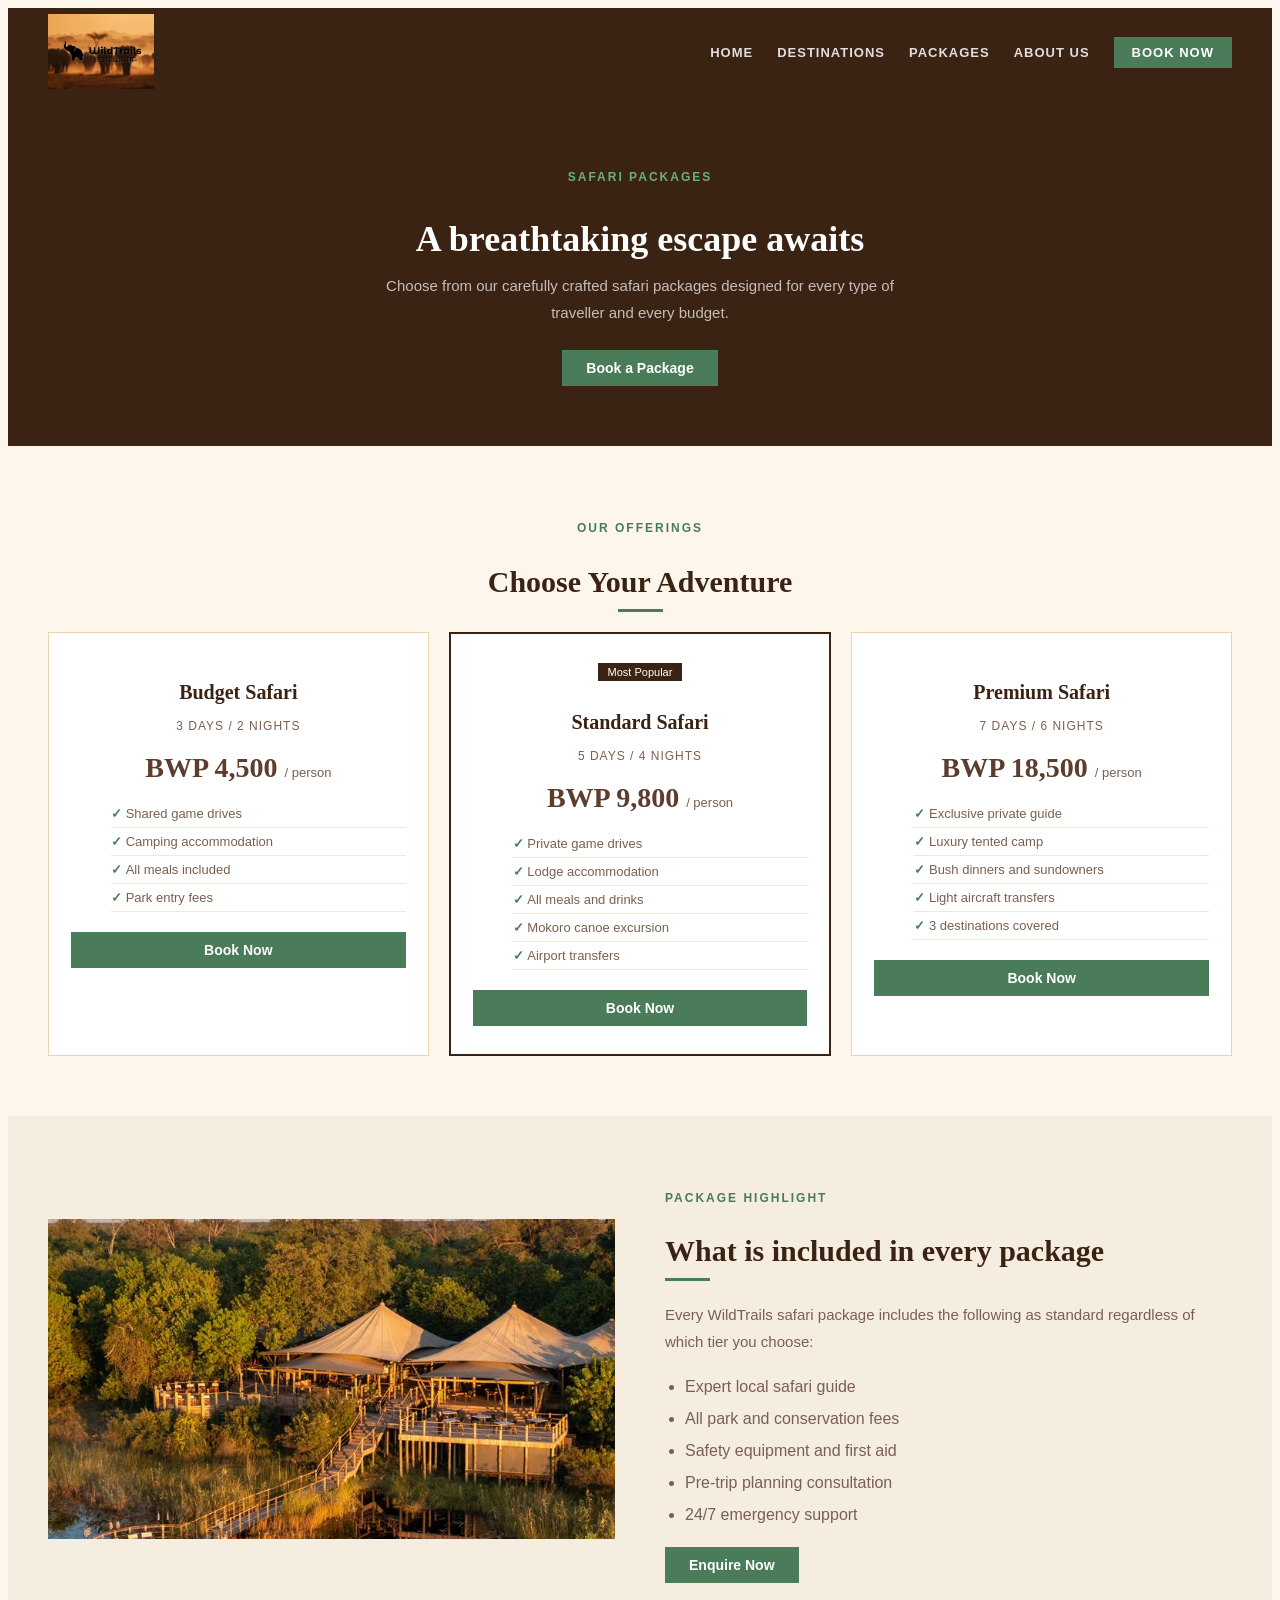
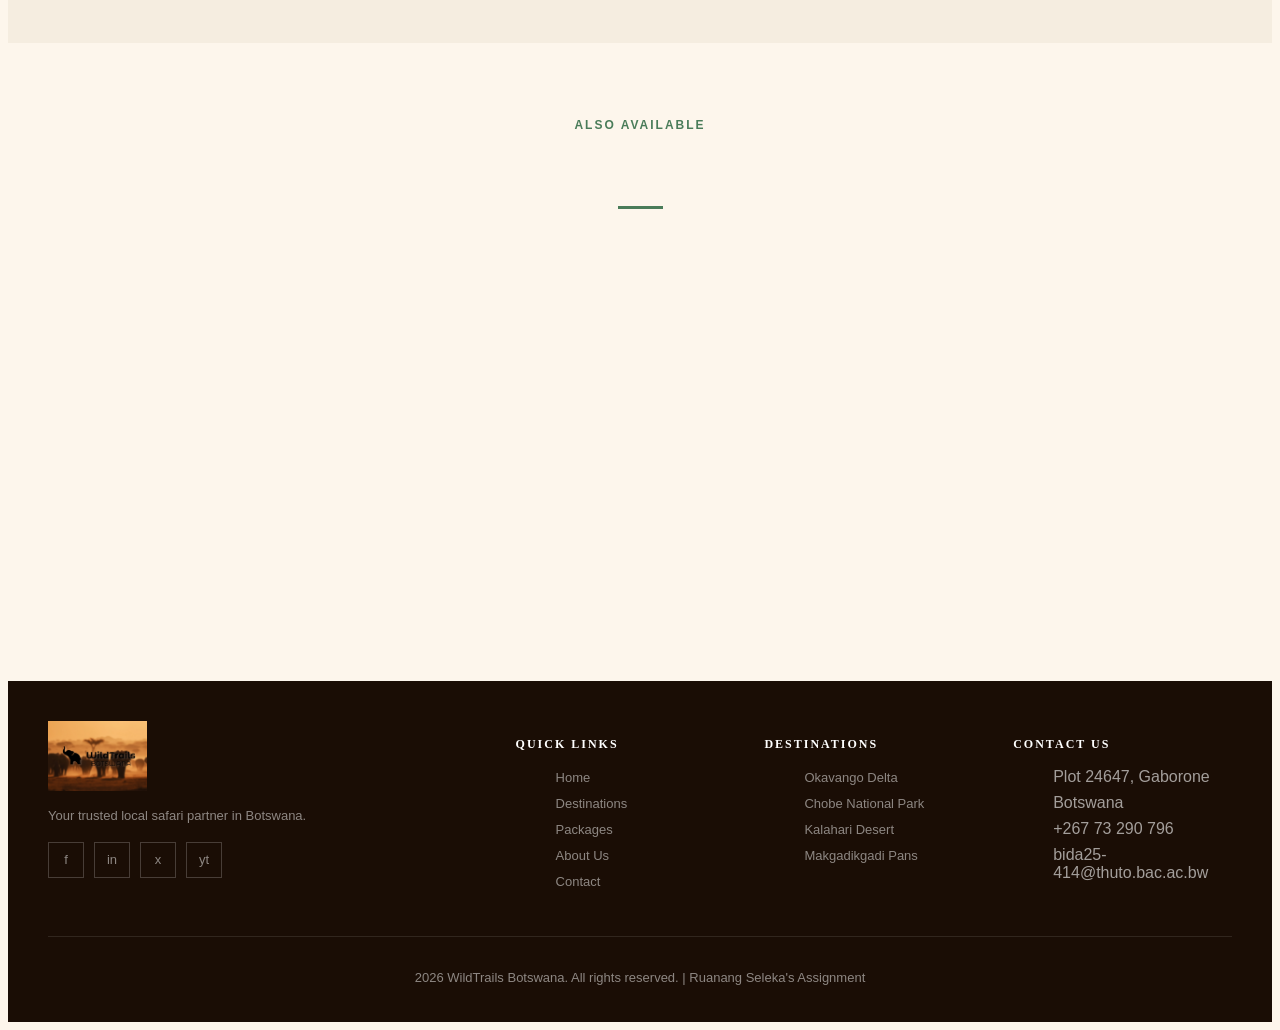
<file: packages.html>
<!DOCTYPE html>
<html lang="en">
<head>
  <meta charset="UTF-8"/>
  <meta name="viewport" content="width=device-width, initial-scale=1.0"/>
  <!-- FIX: changed title from "Destinations" to "Packages" -->
  <title>Packages | WildTrails Botswana</title>
  <link rel="stylesheet" href="style.css"/>
</head>
<body>

  <!-- NAVBAR -->
  <nav>
    <a class="nav-logo" href="index.html">
      <img src="logo.jpg" alt="WildTrails Botswana Logo" width="140" height="75"/>
    </a>
    <ul class="nav-links">
      <li><a href="index.html">Home</a></li>
      <li><a href="destinations.html">Destinations</a></li>
      <li><a href="packages.html">Packages</a></li>
      <li><a href="about.html">About Us</a></li>
      <li><a href="contact.html" class="nav-btn">Book Now</a></li>
    </ul>
  </nav>

  <!-- HERO -->
  <section class="bg-dark text-center" style="padding: 60px 40px;">
    <p class="section-label" style="color: #6BAF7A; text-align: center;">Safari Packages</p>
    <h1 style="color: white; font-size: 36px; margin-bottom: 12px;">A breathtaking escape awaits</h1>
    <p style="color: rgba(255,255,255,0.7); max-width: 560px; margin: 0 auto 24px;">
      Choose from our carefully crafted safari packages designed for every type of traveller and every budget.
    </p>
    <a href="contact.html" class="btn">Book a Package</a>
  </section>

  <!-- MAIN 3 PACKAGES -->
  <section class="bg-cream">
    <p class="section-label" style="text-align: center;">Our Offerings</p>
    <h2 class="section-title" style="text-align: center;">Choose Your Adventure</h2>
    <div class="section-divider-center"></div>
    <div class="pkg-grid">

      <div class="pkg-card">
        <div style="font-size: 28px; margin-bottom: 10px;"></div>
        <h3>Budget Safari</h3>
        <p class="duration">3 Days / 2 Nights</p>
        <div class="price">BWP 4,500 <span>/ person</span></div>
        <ul>
          <li>Shared game drives</li>
          <li>Camping accommodation</li>
          <li>All meals included</li>
          <li>Park entry fees</li>
        </ul>
        <a href="contact.html" class="btn" style="display: block; text-align: center;">Book Now</a>
      </div>

      <div class="pkg-card featured">
        <div class="pkg-badge">Most Popular</div>
        <div style="font-size: 28px; margin-bottom: 10px;"></div>
        <h3>Standard Safari</h3>
        <p class="duration">5 Days / 4 Nights</p>
        <div class="price">BWP 9,800 <span>/ person</span></div>
        <ul>
          <li>Private game drives</li>
          <li>Lodge accommodation</li>
          <li>All meals and drinks</li>
          <li>Mokoro canoe excursion</li>
          <li>Airport transfers</li>
        </ul>
        <a href="contact.html" class="btn" style="display: block; text-align: center;">Book Now</a>
      </div>

      <div class="pkg-card">
        <div style="font-size: 28px; margin-bottom: 10px;"></div>
        <h3>Premium Safari</h3>
        <p class="duration">7 Days / 6 Nights</p>
        <div class="price">BWP 18,500 <span>/ person</span></div>
        <ul>
          <li>Exclusive private guide</li>
          <li>Luxury tented camp</li>
          <li>Bush dinners and sundowners</li>
          <li>Light aircraft transfers</li>
          <li>3 destinations covered</li>
        </ul>
        <a href="contact.html" class="btn" style="display: block; text-align: center;">Book Now</a>
      </div>

    </div>
  </section>

  <!-- PACKAGE HIGHLIGHT -->
  <section class="bg-sand">
    <div class="two-col">
      <div class="col">
        <img src="wilderness.jfif" alt="Safari experience Botswana" width="600" height="320"/>
      </div>
      <div class="col">
        <p class="section-label">Package Highlight</p>
        <h2 class="section-title">What is included in every package</h2>
        <div class="section-divider"></div>
        <p>Every WildTrails safari package includes the following as standard regardless of which tier you choose:</p>
        <ul style="margin: 16px 0; padding-left: 20px; color: #7A6050; line-height: 2;">
          <li>Expert local safari guide</li>
          <li>All park and conservation fees</li>
          <li>Safety equipment and first aid</li>
          <li>Pre-trip planning consultation</li>
          <li>24/7 emergency support</li>
        </ul>
        <a href="contact.html" class="btn">Enquire Now</a>
      </div>
    </div>
  </section>

  <!-- EXTRA PACKAGES -->
  <section class="bg-cream">
    <p class="section-label" style="text-align: center;">Also Available</p>
    <h2 class="section-title" style="text-align: center;">Our Offerings</h2>
    <div class="section-divider-center"></div>
    <div class="pkg-grid">

      <div class="pkg-card">
        <div style="font-size: 28px; margin-bottom: 10px;"></div>
        <h3>Family Safari</h3>
        <p class="duration">5 Days / 4 Nights</p>
        <div class="price">BWP 7,500 <span>/ person</span></div>
        <ul>
          <li>Child-friendly activities</li>
          <li>Family lodge rooms</li>
          <li>Educational bush walks</li>
          <li>All meals included</li>
        </ul>
        <a href="contact.html" class="btn" style="display: block; text-align: center;">Book Now</a>
      </div>

      <div class="pkg-card">
        <div style="font-size: 28px; margin-bottom: 10px;"></div>
        <h3>Photography Safari</h3>
        <p class="duration">6 Days / 5 Nights</p>
        <div class="price">BWP 14,000 <span>/ person</span></div>
        <ul>
          <li>Specialist photography guide</li>
          <li>Golden hour game drives</li>
          <li>Hide and blind access</li>
          <li>All meals included</li>
          <li>Photo editing session</li>
        </ul>
        <a href="contact.html" class="btn" style="display: block; text-align: center;">Book Now</a>
      </div>

      <div class="pkg-card">
        <div style="font-size: 28px; margin-bottom: 10px;"></div>
        <h3>Honeymoon Safari</h3>
        <p class="duration">7 Days / 6 Nights</p>
        <div class="price">BWP 22,000 <span>/ couple</span></div>
        <ul>
          <li>Private luxury tent</li>
          <li>Champagne on arrival</li>
          <li>Private bush dinner</li>
          <li>Couples mokoro trip</li>
          <li>All meals and drinks</li>
        </ul>
        <a href="contact.html" class="btn" style="display: block; text-align: center;">Book Now</a>
      </div>

    </div>
  </section>

  <footer>
    <div class="footer-grid">
      <div>
        <div class="footer-logo">
          <img src="logo.jpg" alt="WildTrails Botswana Logo" width="130" height="70"/>
        </div>
        <p>Your trusted local safari partner in Botswana.</p>
        <div class="social-row">
          <a class="social-icon" href="#">f</a>
          <a class="social-icon" href="#">in</a>
          <a class="social-icon" href="#">x</a>
          <a class="social-icon" href="#">yt</a>
        </div>
      </div>
      <div>
        <h4>Quick Links</h4>
        <ul class="footer-links">
          <li><a href="index.html">Home</a></li>
          <li><a href="destinations.html">Destinations</a></li>
          <li><a href="packages.html">Packages</a></li>
          <li><a href="about.html">About Us</a></li>
          <li><a href="contact.html">Contact</a></li>
        </ul>
      </div>
      <div>
        <h4>Destinations</h4>
        <ul class="footer-links">
          <li><a href="destinations.html">Okavango Delta</a></li>
          <li><a href="destinations.html">Chobe National Park</a></li>
          <li><a href="destinations.html">Kalahari Desert</a></li>
          <li><a href="destinations.html">Makgadikgadi Pans</a></li>
        </ul>
      </div>
      <div>
        <h4>Contact Us</h4>
        <ul class="footer-links">
          <li>Plot 24647, Gaborone</li>
          <li>Botswana</li>
          <li>+267 73 290 796</li>
          <li>bida25-414@thuto.bac.ac.bw</li>
        </ul>
      </div>
    </div>
    <div class="footer-bottom">
      <p>2026 WildTrails Botswana. All rights reserved. | Ruanang Seleka's Assignment</p>
    </div>
  </footer>

  <script src="script.js"></script>
</body>
</html>
</file>
<file: style.css>
{
  margin: 0;
  padding: 0;
  box-sizing: border-box;
}

body {
  font-family: Arial, sans-serif;
  background-color: #FDF6EC;
  color: #2C1A0E;
}

h1, h2, h3, h4 {
  font-family: Georgia, serif;
  color: #3B2314;
}

p {
  font-size: 15px;
  line-height: 1.8;
  color: #7A6050;
}

a {
  color: #4A7C59;
  text-decoration: none;
}

a:hover {
  text-decoration: underline;
}

img {
  max-width: 100%;
  height: auto;
  display: block;
}


/* ── 2. NAVBAR ── */
nav {
  background-color: #3B2314;
  padding: 6px 40px;
  display: flex;
  align-items: center;
  justify-content: space-between;
  position: sticky;
  top: 0;
  z-index: 1000;
}

.nav-logo {
  text-decoration: none;
  display: flex;
  align-items: center;
}

.nav-logo img {
  height: 75px;
  width: auto;
  display: block;
  object-fit: contain;
}

.nav-logo span { color: #6BAF7A; }

.nav-links {
  list-style: none;
  display: flex;
  gap: 24px;
  align-items: center;
}

.nav-links a {
  color: rgba(255,255,255,0.85);
  font-size: 13px;
  font-weight: bold;
  text-transform: uppercase;
  letter-spacing: 1px;
  text-decoration: none;
  transition: color 0.2s ease;
}

.nav-links a:hover {
  color: #6BAF7A;
  text-decoration: none;
}

.nav-btn {
  background-color: #4A7C59;
  color: white !important;
  padding: 8px 18px;
}

.nav-btn:hover { background-color: #6BAF7A; }


/* ── 3. BUTTONS ── */
.btn {
  display: inline-block;
  background-color: #4A7C59;
  color: white;
  padding: 10px 24px;
  font-size: 14px;
  font-weight: bold;
  text-decoration: none;
  border: none;
  cursor: pointer;
  transition: background-color 0.3s ease, transform 0.2s ease;
}

.btn:hover {
  background-color: #6BAF7A;
  color: white;
  text-decoration: none;
  transform: translateY(-2px);
}

.btn-outline {
  display: inline-block;
  background-color: transparent;
  color: #3B2314;
  padding: 10px 24px;
  font-size: 14px;
  font-weight: bold;
  text-decoration: none;
  border: 2px solid #3B2314;
  transition: background-color 0.3s ease, color 0.3s ease;
}

.btn-outline:hover {
  background-color: #3B2314;
  color: white;
  text-decoration: none;
}

.btn-white {
  display: inline-block;
  background-color: white;
  color: #3B2314;
  padding: 10px 24px;
  font-size: 14px;
  font-weight: bold;
  text-decoration: none;
  border: none;
  cursor: pointer;
  transition: background-color 0.3s ease;
}

.btn-white:hover {
  background-color: #E8D5B0;
  text-decoration: none;
}


/* ── 4. SECTION STYLES ── */
section {
  padding: 60px 40px;
}

.section-label {
  font-size: 12px;
  color: #4A7C59;
  text-transform: uppercase;
  letter-spacing: 2px;
  font-weight: bold;
  margin-bottom: 8px;
}

.section-title {
  font-size: 30px;
  color: #3B2314;
  margin-bottom: 10px;
}

.section-divider {
  width: 45px;
  height: 3px;
  background-color: #4A7C59;
  margin-bottom: 20px;
}

.section-divider-center {
  width: 45px;
  height: 3px;
  background-color: #4A7C59;
  margin: 10px auto 20px auto;
}

.text-center { text-align: center; }

.bg-cream { background-color: #FDF6EC; }
.bg-sand  { background-color: #f5ede0; }
.bg-dark  { background-color: #3B2314; }
.bg-white { background-color: #ffffff; }


/* ── 5. TWO COLUMN LAYOUT ── */
.two-col {
  display: flex;
  gap: 50px;
  align-items: center;
}

.two-col .col { flex: 1; }

.two-col img {
  width: 100%;
  height: 320px;
  object-fit: cover;
}


/* ── 6. CARDS ── */
.cards-row {
  display: flex;
  gap: 20px;
  flex-wrap: wrap;
}

.card {
  flex: 1;
  min-width: 200px;
  background-color: white;
  border: 1px solid #E8D5B0;
  padding: 24px;
  transition: transform 0.3s ease, box-shadow 0.3s ease;
}

.card:hover {
  transform: translateY(-6px);
  box-shadow: 0 10px 30px rgba(0,0,0,0.1);
}

.card h3 { font-size: 18px; margin-bottom: 8px; }
.card p  { font-size: 14px; margin-bottom: 14px; }


/* ── 7. HERO SECTION ── */
.hero {
  background-color: #3B2314;
  padding: 80px 40px;
  color: white;
}

.hero h1 {
  font-size: 42px;
  color: white;
  max-width: 500px;
  line-height: 1.2;
  margin-bottom: 16px;
}

.hero p {
  color: rgba(255,255,255,0.8);
  max-width: 500px;
  margin-bottom: 24px;
}

.hero-img-box {
  background-color: #5C3D2E;
  min-height: 380px;
  display: flex;
  align-items: center;
  justify-content: center;
  overflow: hidden;
}

.hero-img-box img {
  width: 100%;
  height: 380px;
  object-fit: cover;
}


/* ── 8. DESTINATION CARDS ── */
.dest-grid {
  display: grid;
  grid-template-columns: repeat(2, 1fr);
  gap: 20px;
}

.dest-card {
  background-color: white;
  border: 1px solid #E8D5B0;
  overflow: hidden;
  transition: transform 0.3s ease, box-shadow 0.3s ease;
}

.dest-card:hover {
  transform: translateY(-6px);
  box-shadow: 0 10px 30px rgba(0,0,0,0.1);
}

.dest-card img {
  width: 100%;
  height: 200px;
  object-fit: cover;
}

.dest-card-body { padding: 18px; }
.dest-card-body h3 { font-size: 18px; margin-bottom: 6px; }
.dest-card-body p  { font-size: 13px; margin-bottom: 12px; }


/* ── 9. PACKAGE CARDS ── */
.pkg-grid {
  display: flex;
  gap: 20px;
}

.pkg-card {
  flex: 1;
  background-color: white;
  border: 1px solid #E8D5B0;
  padding: 28px 22px;
  text-align: center;
  transition: transform 0.3s ease, box-shadow 0.3s ease;
}

.pkg-card:hover {
  transform: translateY(-6px);
  box-shadow: 0 10px 30px rgba(0,0,0,0.1);
}

.pkg-card h3 { font-size: 20px; margin-bottom: 6px; }

.pkg-card.featured { border: 2px solid #3B2314; }

.pkg-card .duration {
  font-size: 12px;
  color: #7A6050;
  text-transform: uppercase;
  letter-spacing: 1px;
  margin-bottom: 14px;
}

.pkg-card .price {
  font-size: 28px;
  font-family: Georgia, serif;
  color: #5C3D2E;
  font-weight: bold;
  margin-bottom: 16px;
}

.pkg-card .price span {
  font-size: 13px;
  font-family: Arial, sans-serif;
  color: #7A6050;
  font-weight: normal;
}

.pkg-card ul {
  list-style: none;
  text-align: left;
  margin-bottom: 20px;
}

.pkg-card ul li {
  font-size: 13px;
  color: #7A6050;
  padding: 6px 0;
  border-bottom: 1px solid #f0e8da;
}

.pkg-card ul li::before {
  content: "✓ ";
  color: #4A7C59;
  font-weight: bold;
}

.pkg-badge {
  display: inline-block;
  background-color: #3B2314;
  color: white;
  font-size: 11px;
  padding: 3px 10px;
  margin-bottom: 10px;
}


/* ── 10. ABOUT PAGE ── */
.values-grid {
  display: grid;
  grid-template-columns: repeat(2, 1fr);
  gap: 20px;
  margin-top: 20px;
}

.value-card {
  background-color: white;
  border: 1px solid #E8D5B0;
  padding: 24px;
  transition: transform 0.3s ease, box-shadow 0.3s ease;
}

.value-card:hover {
  transform: translateY(-4px);
  box-shadow: 0 8px 24px rgba(0,0,0,0.08);
}

.value-card h4 { font-size: 16px; margin-bottom: 8px; }

.partners-row {
  display: flex;
  gap: 16px;
  flex-wrap: wrap;
  justify-content: center;
  margin-top: 20px;
}

.partner-box {
  background-color: #E8D5B0;
  width: 120px;
  height: 55px;
  display: flex;
  align-items: center;
  justify-content: center;
  font-size: 11px;
  color: #7A6050;
  text-align: center;
  padding: 6px;
  transition: background-color 0.3s ease;
}

.partner-box:hover { background-color: #d4c09a; }


/* ── 11. CONTACT FORM ── */
form label {
  display: block;
  font-size: 13px;
  font-weight: bold;
  color: #3B2314;
  margin-bottom: 5px;
  margin-top: 16px;
}

form input,
form select,
form textarea {
  width: 100%;
  padding: 10px 14px;
  font-size: 14px;
  border: 1px solid #E8D5B0;
  background-color: white;
  color: #2C1A0E;
  box-sizing: border-box;
  transition: border-color 0.3s ease;
}

form input:focus,
form select:focus,
form textarea:focus {
  outline: none;
  border-color: #4A7C59;
}

form textarea {
  height: 110px;
  resize: vertical;
}

form button[type="submit"] {
  margin-top: 20px;
  width: 100%;
  padding: 14px;
  background-color: #4A7C59;
  color: white;
  font-size: 15px;
  font-weight: bold;
  border: none;
  cursor: pointer;
  transition: background-color 0.3s ease, transform 0.2s ease;
}

form button[type="submit"]:hover {
  background-color: #6BAF7A;
  transform: translateY(-2px);
}

.form-row { display: flex; gap: 16px; }
.form-row > div { flex: 1; }


/* ── 12. FOOTER ── */
footer {
  background-color: #1a0d05;
  color: rgba(255,255,255,0.6);
  padding: 40px 40px 20px;
}

.footer-grid {
  display: grid;
  grid-template-columns: 2fr 1fr 1fr 1fr;
  gap: 30px;
  margin-bottom: 30px;
}

.footer-logo { margin-bottom: 12px; }

.footer-logo img {
  height: 70px;
  width: auto;
  object-fit: contain;
}

footer p {
  font-size: 13px;
  color: rgba(255,255,255,0.5);
  line-height: 1.8;
}

footer h4 {
  font-size: 12px;
  color: white;
  text-transform: uppercase;
  letter-spacing: 2px;
  margin-bottom: 14px;
}

.footer-links { list-style: none; }
.footer-links li { margin-bottom: 8px; }

.footer-links a {
  color: rgba(255,255,255,0.5);
  font-size: 13px;
  text-decoration: none;
  transition: color 0.2s ease;
}

.footer-links a:hover { color: #6BAF7A; }

.social-row {
  display: flex;
  gap: 10px;
  margin-top: 14px;
}

.social-icon {
  width: 34px;
  height: 34px;
  border: 1px solid rgba(255,255,255,0.2);
  display: flex;
  align-items: center;
  justify-content: center;
  color: rgba(255,255,255,0.5);
  font-size: 13px;
  text-decoration: none;
  transition: border-color 0.2s ease, color 0.2s ease;
}

.social-icon:hover {
  border-color: #6BAF7A;
  color: #6BAF7A;
  text-decoration: none;
}

.footer-bottom {
  border-top: 1px solid rgba(255,255,255,0.1);
  padding-top: 16px;
  text-align: center;
  font-size: 12px;
}


/* ── 13. RESPONSIVE ── */
@media (max-width: 768px) {

  nav {
    flex-direction: column;
    gap: 14px;
    padding: 14px 20px;
  }

  .nav-links {
    flex-wrap: wrap;
    justify-content: center;
    gap: 12px;
  }

  section { padding: 40px 20px; }

  .two-col    { flex-direction: column; gap: 24px; }
  .dest-grid  { grid-template-columns: 1fr; }
  .pkg-grid   { flex-direction: column; }
  .footer-grid { grid-template-columns: 1fr; }
  .cards-row  { flex-direction: column; }
  .values-grid { grid-template-columns: 1fr; }
  .form-row   { flex-direction: column; }

  .hero h1 { font-size: 28px; }
}
</file>
